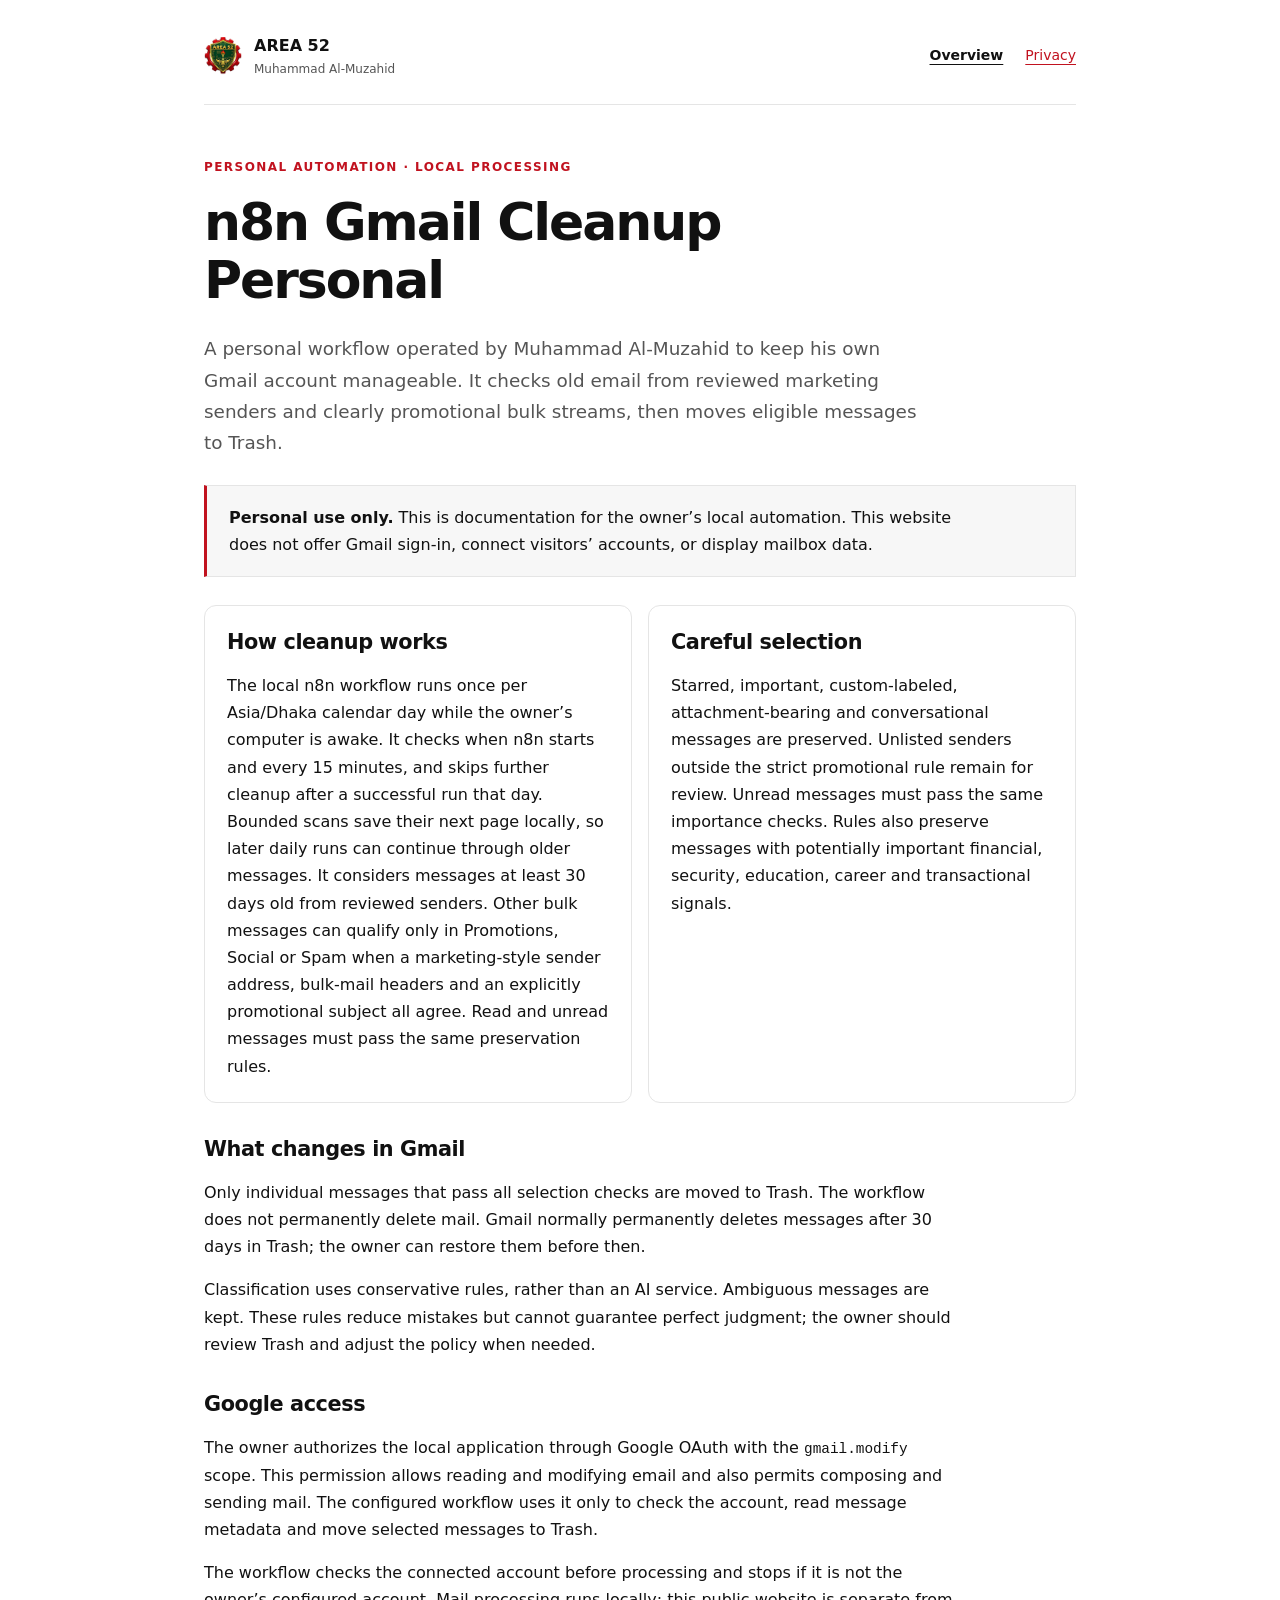
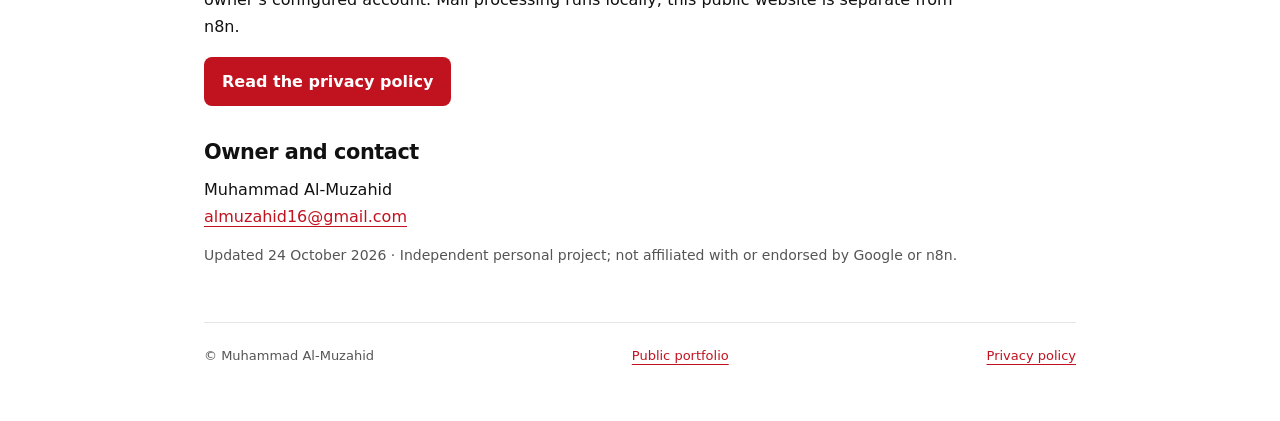
<file: gmail-cleanup/index.html>
<!doctype html>
<html lang="en">
<head>
  <meta charset="utf-8">
  <meta name="viewport" content="width=device-width, initial-scale=1">
  <title>n8n Gmail Cleanup Personal — Muhammad Al-Muzahid</title>
  <meta name="description" content="A personal, locally hosted n8n workflow that conservatively moves old, clearly identified bulk marketing email to Gmail Trash.">
  <meta name="theme-color" content="#ffffff">
  <link rel="canonical" href="https://almuzahidseyam.github.io/gmail-cleanup/">
  <link rel="icon" href="/favicon.ico" sizes="any">
  <link rel="stylesheet" href="style.css">
</head>
<body>
  <a class="skip" href="#main">Skip to content</a>
  <div class="shell">
    <header>
      <a class="brand" href="/" aria-label="Muhammad Al-Muzahid home"><img src="/assets/area52-icon.png" alt="" width="38" height="38"><span>AREA 52<small>Muhammad Al-Muzahid</small></span></a>
      <nav aria-label="App pages"><a href="./" aria-current="page">Overview</a><a href="privacy.html">Privacy</a></nav>
    </header>
    <main id="main">
      <p class="eyebrow">Personal automation · Local processing</p>
      <h1>n8n Gmail Cleanup Personal</h1>
      <p class="intro">A personal workflow operated by Muhammad Al-Muzahid to keep his own Gmail account manageable. It checks old email from reviewed marketing senders and clearly promotional bulk streams, then moves eligible messages to Trash.</p>
      <div class="note"><p><strong>Personal use only.</strong> This is documentation for the owner’s local automation. This website does not offer Gmail sign-in, connect visitors’ accounts, or display mailbox data.</p></div>
      <div class="grid">
        <section class="card"><h2>How cleanup works</h2><p>The local n8n workflow runs once per Asia/Dhaka calendar day while the owner’s computer is awake. It checks when n8n starts and every 15 minutes, and skips further cleanup after a successful run that day. Bounded scans save their next page locally, so later daily runs can continue through older messages. It considers messages at least 30 days old from reviewed senders. Other bulk messages can qualify only in Promotions, Social or Spam when a marketing-style sender address, bulk-mail headers and an explicitly promotional subject all agree. Read and unread messages must pass the same preservation rules.</p></section>
        <section class="card"><h2>Careful selection</h2><p>Starred, important, custom-labeled, attachment-bearing and conversational messages are preserved. Unlisted senders outside the strict promotional rule remain for review. Unread messages must pass the same importance checks. Rules also preserve messages with potentially important financial, security, education, career and transactional signals.</p></section>
      </div>
      <h2>What changes in Gmail</h2>
      <p>Only individual messages that pass all selection checks are moved to Trash. The workflow does not permanently delete mail. Gmail normally permanently deletes messages after 30 days in Trash; the owner can restore them before then.</p>
      <p>Classification uses conservative rules, rather than an AI service. Ambiguous messages are kept. These rules reduce mistakes but cannot guarantee perfect judgment; the owner should review Trash and adjust the policy when needed.</p>
      <h2>Google access</h2>
      <p>The owner authorizes the local application through Google OAuth with the <code>gmail.modify</code> scope. This permission allows reading and modifying email and also permits composing and sending mail. The configured workflow uses it only to check the account, read message metadata and move selected messages to Trash.</p>
      <p>The workflow checks the connected account before processing and stops if it is not the owner’s configured account. Mail processing runs locally; this public website is separate from n8n.</p>
      <p><a class="button" href="privacy.html">Read the privacy policy</a></p>
      <h2>Owner and contact</h2>
      <address>Muhammad Al-Muzahid<br><a href="mailto:almuzahid16@gmail.com">almuzahid16@gmail.com</a></address>
      <p class="date">Updated 24 October 2026 · Independent personal project; not affiliated with or endorsed by Google or n8n.</p>
    </main>
    <footer><span>© Muhammad Al-Muzahid</span><a href="/">Public portfolio</a><a href="privacy.html">Privacy policy</a></footer>
  </div>
</body>
</html>
</file>
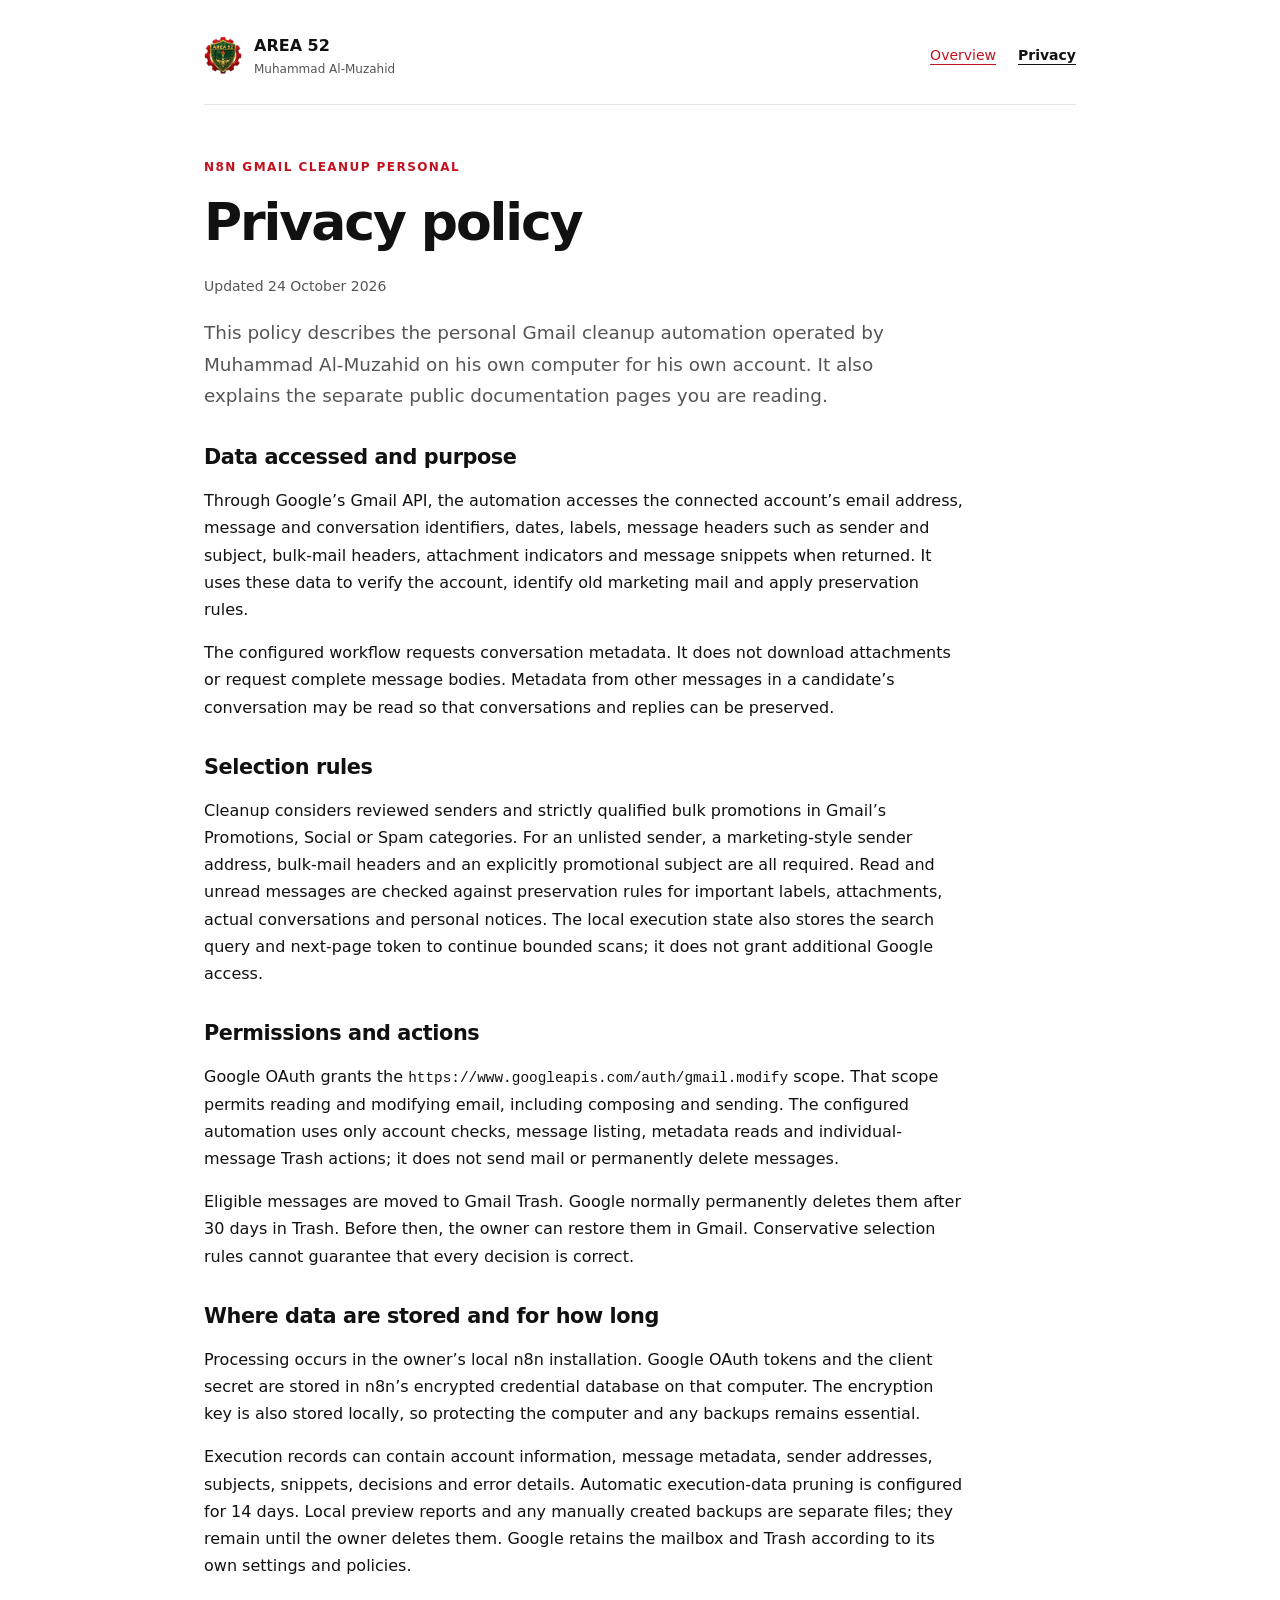
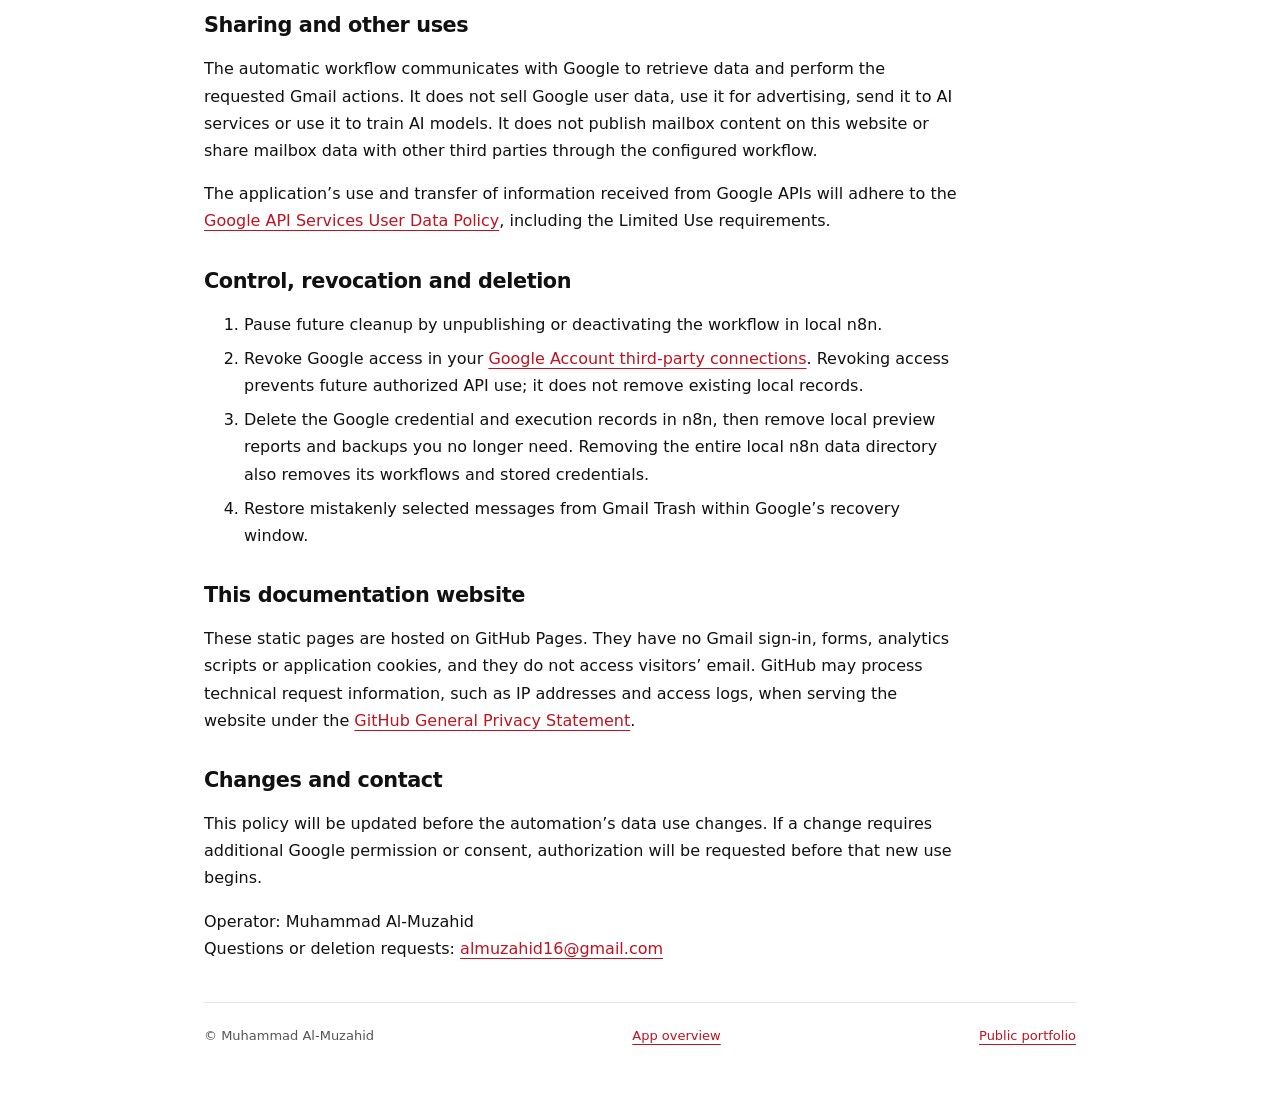
<file: gmail-cleanup/privacy.html>
<!doctype html>
<html lang="en">
<head>
  <meta charset="utf-8">
  <meta name="viewport" content="width=device-width, initial-scale=1">
  <title>Privacy policy — n8n Gmail Cleanup Personal</title>
  <meta name="description" content="How n8n Gmail Cleanup Personal accesses, uses, stores and protects Google account and email data.">
  <meta name="theme-color" content="#ffffff">
  <link rel="canonical" href="https://almuzahidseyam.github.io/gmail-cleanup/privacy.html">
  <link rel="icon" href="/favicon.ico" sizes="any">
  <link rel="stylesheet" href="style.css">
</head>
<body>
  <a class="skip" href="#main">Skip to content</a>
  <div class="shell">
    <header>
      <a class="brand" href="/" aria-label="Muhammad Al-Muzahid home"><img src="/assets/area52-icon.png" alt="" width="38" height="38"><span>AREA 52<small>Muhammad Al-Muzahid</small></span></a>
      <nav aria-label="App pages"><a href="./">Overview</a><a href="privacy.html" aria-current="page">Privacy</a></nav>
    </header>
    <main id="main">
      <p class="eyebrow">n8n Gmail Cleanup Personal</p>
      <h1>Privacy policy</h1>
      <p class="date">Updated 24 October 2026</p>
      <p class="intro">This policy describes the personal Gmail cleanup automation operated by Muhammad Al-Muzahid on his own computer for his own account. It also explains the separate public documentation pages you are reading.</p>
      <h2>Data accessed and purpose</h2>
      <p>Through Google’s Gmail API, the automation accesses the connected account’s email address, message and conversation identifiers, dates, labels, message headers such as sender and subject, bulk-mail headers, attachment indicators and message snippets when returned. It uses these data to verify the account, identify old marketing mail and apply preservation rules.</p>
      <p>The configured workflow requests conversation metadata. It does not download attachments or request complete message bodies. Metadata from other messages in a candidate’s conversation may be read so that conversations and replies can be preserved.</p>
      <h2>Selection rules</h2>
      <p>Cleanup considers reviewed senders and strictly qualified bulk promotions in Gmail’s Promotions, Social or Spam categories. For an unlisted sender, a marketing-style sender address, bulk-mail headers and an explicitly promotional subject are all required. Read and unread messages are checked against preservation rules for important labels, attachments, actual conversations and personal notices. The local execution state also stores the search query and next-page token to continue bounded scans; it does not grant additional Google access.</p>
      <h2>Permissions and actions</h2>
      <p>Google OAuth grants the <code>https://www.googleapis.com/auth/gmail.modify</code> scope. That scope permits reading and modifying email, including composing and sending. The configured automation uses only account checks, message listing, metadata reads and individual-message Trash actions; it does not send mail or permanently delete messages.</p>
      <p>Eligible messages are moved to Gmail Trash. Google normally permanently deletes them after 30 days in Trash. Before then, the owner can restore them in Gmail. Conservative selection rules cannot guarantee that every decision is correct.</p>
      <h2>Where data are stored and for how long</h2>
      <p>Processing occurs in the owner’s local n8n installation. Google OAuth tokens and the client secret are stored in n8n’s encrypted credential database on that computer. The encryption key is also stored locally, so protecting the computer and any backups remains essential.</p>
      <p>Execution records can contain account information, message metadata, sender addresses, subjects, snippets, decisions and error details. Automatic execution-data pruning is configured for 14 days. Local preview reports and any manually created backups are separate files; they remain until the owner deletes them. Google retains the mailbox and Trash according to its own settings and policies.</p>
      <h2>Sharing and other uses</h2>
      <p>The automatic workflow communicates with Google to retrieve data and perform the requested Gmail actions. It does not sell Google user data, use it for advertising, send it to AI services or use it to train AI models. It does not publish mailbox content on this website or share mailbox data with other third parties through the configured workflow.</p>
      <p>The application’s use and transfer of information received from Google APIs will adhere to the <a href="https://developers.google.com/terms/api-services-user-data-policy">Google API Services User Data Policy</a>, including the Limited Use requirements.</p>
      <h2>Control, revocation and deletion</h2>
      <ol>
        <li>Pause future cleanup by unpublishing or deactivating the workflow in local n8n.</li>
        <li>Revoke Google access in your <a href="https://myaccount.google.com/connections">Google Account third-party connections</a>. Revoking access prevents future authorized API use; it does not remove existing local records.</li>
        <li>Delete the Google credential and execution records in n8n, then remove local preview reports and backups you no longer need. Removing the entire local n8n data directory also removes its workflows and stored credentials.</li>
        <li>Restore mistakenly selected messages from Gmail Trash within Google’s recovery window.</li>
      </ol>
      <h2>This documentation website</h2>
      <p>These static pages are hosted on GitHub Pages. They have no Gmail sign-in, forms, analytics scripts or application cookies, and they do not access visitors’ email. GitHub may process technical request information, such as IP addresses and access logs, when serving the website under the <a href="https://docs.github.com/en/site-policy/privacy-policies/github-general-privacy-statement">GitHub General Privacy Statement</a>.</p>
      <h2>Changes and contact</h2>
      <p>This policy will be updated before the automation’s data use changes. If a change requires additional Google permission or consent, authorization will be requested before that new use begins.</p>
      <address>Operator: Muhammad Al-Muzahid<br>Questions or deletion requests: <a href="mailto:almuzahid16@gmail.com">almuzahid16@gmail.com</a></address>
    </main>
    <footer><span>© Muhammad Al-Muzahid</span><a href="./">App overview</a><a href="/">Public portfolio</a></footer>
  </div>
</body>
</html>
</file>
<file: gmail-cleanup/style.css>
:root{color-scheme:light;--text:#111;--muted:#555;--line:#e5e5e5;--accent:#c1121f;--soft:#f7f7f7}*{box-sizing:border-box}html{background:#fff}body{margin:0;color:var(--text);font:16px/1.7 Inter,ui-sans-serif,system-ui,-apple-system,BlinkMacSystemFont,"Segoe UI",sans-serif}a{color:var(--accent);text-underline-offset:4px}a:hover{text-decoration-thickness:2px}a:focus-visible{outline:3px solid var(--accent);outline-offset:5px}.skip{position:absolute;left:20px;top:-80px;background:#fff;padding:10px;z-index:2}.skip:focus{top:10px}.shell{max-width:920px;margin:auto;padding:32px 24px}header{display:flex;align-items:center;justify-content:space-between;gap:20px;padding-bottom:24px;border-bottom:1px solid var(--line)}.brand{display:flex;align-items:center;gap:12px;color:var(--text);text-decoration:none;font-weight:750}.brand img{width:38px;height:38px}.brand small{display:block;font-size:12px;color:var(--muted);font-weight:400}nav{display:flex;gap:22px;flex-wrap:wrap;font-size:14px}nav a[aria-current=page]{font-weight:700;color:var(--text)}main{padding:52px 0 40px}.eyebrow{color:var(--accent);font-size:12px;font-weight:750;letter-spacing:.12em;text-transform:uppercase;margin:0 0 16px}h1{font-size:clamp(2rem,6vw,3.25rem);line-height:1.12;letter-spacing:-.04em;margin:0 0 24px;max-width:750px}h2{font-size:1.3rem;line-height:1.35;margin:32px 0 10px;letter-spacing:-.02em}.intro{font-size:1.15rem;color:var(--muted);max-width:730px}.note{background:var(--soft);border:1px solid var(--line);border-left:3px solid var(--accent);padding:18px 22px;margin:26px 0}.note p{margin:0}.grid{display:grid;grid-template-columns:1fr 1fr;gap:16px;margin:28px 0}.card{border:1px solid var(--line);border-radius:12px;padding:22px}.card h2{margin-top:0}.card p{margin-bottom:0}p,ul,ol{max-width:760px}li{margin:7px 0}code{font-size:.9em;overflow-wrap:anywhere}footer{border-top:1px solid var(--line);padding:22px 0;color:var(--muted);font-size:13px;display:flex;justify-content:space-between;gap:12px;flex-wrap:wrap}.date{color:var(--muted);font-size:14px}.button{display:inline-block;background:var(--accent);color:white;padding:11px 18px;border-radius:8px;text-decoration:none;font-weight:650}address{font-style:normal;overflow-wrap:anywhere}@media(max-width:600px){.shell{padding:22px 18px}header{align-items:flex-start;flex-direction:column;gap:18px}main{padding-top:34px}.grid{grid-template-columns:1fr}h1{font-size:2.25rem}.intro{font-size:1.05rem}.card{padding:18px}}
</file>
